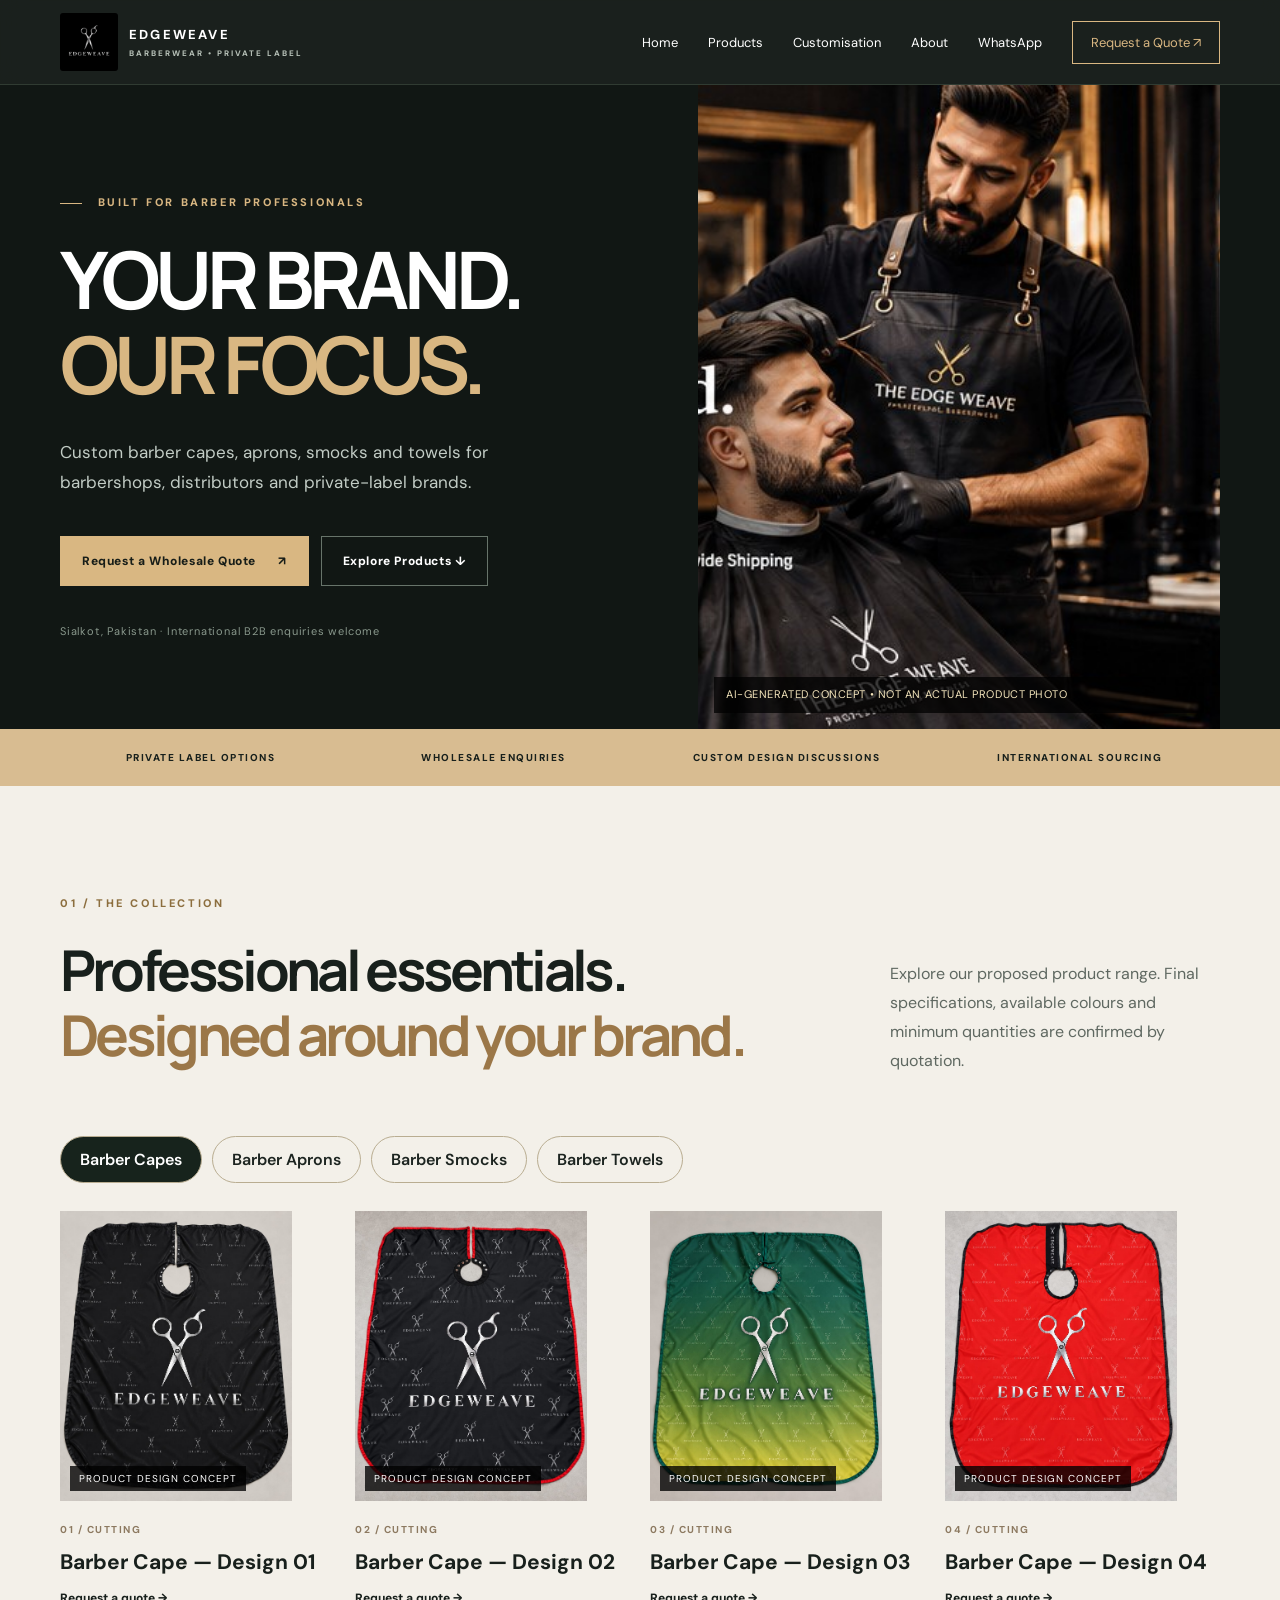
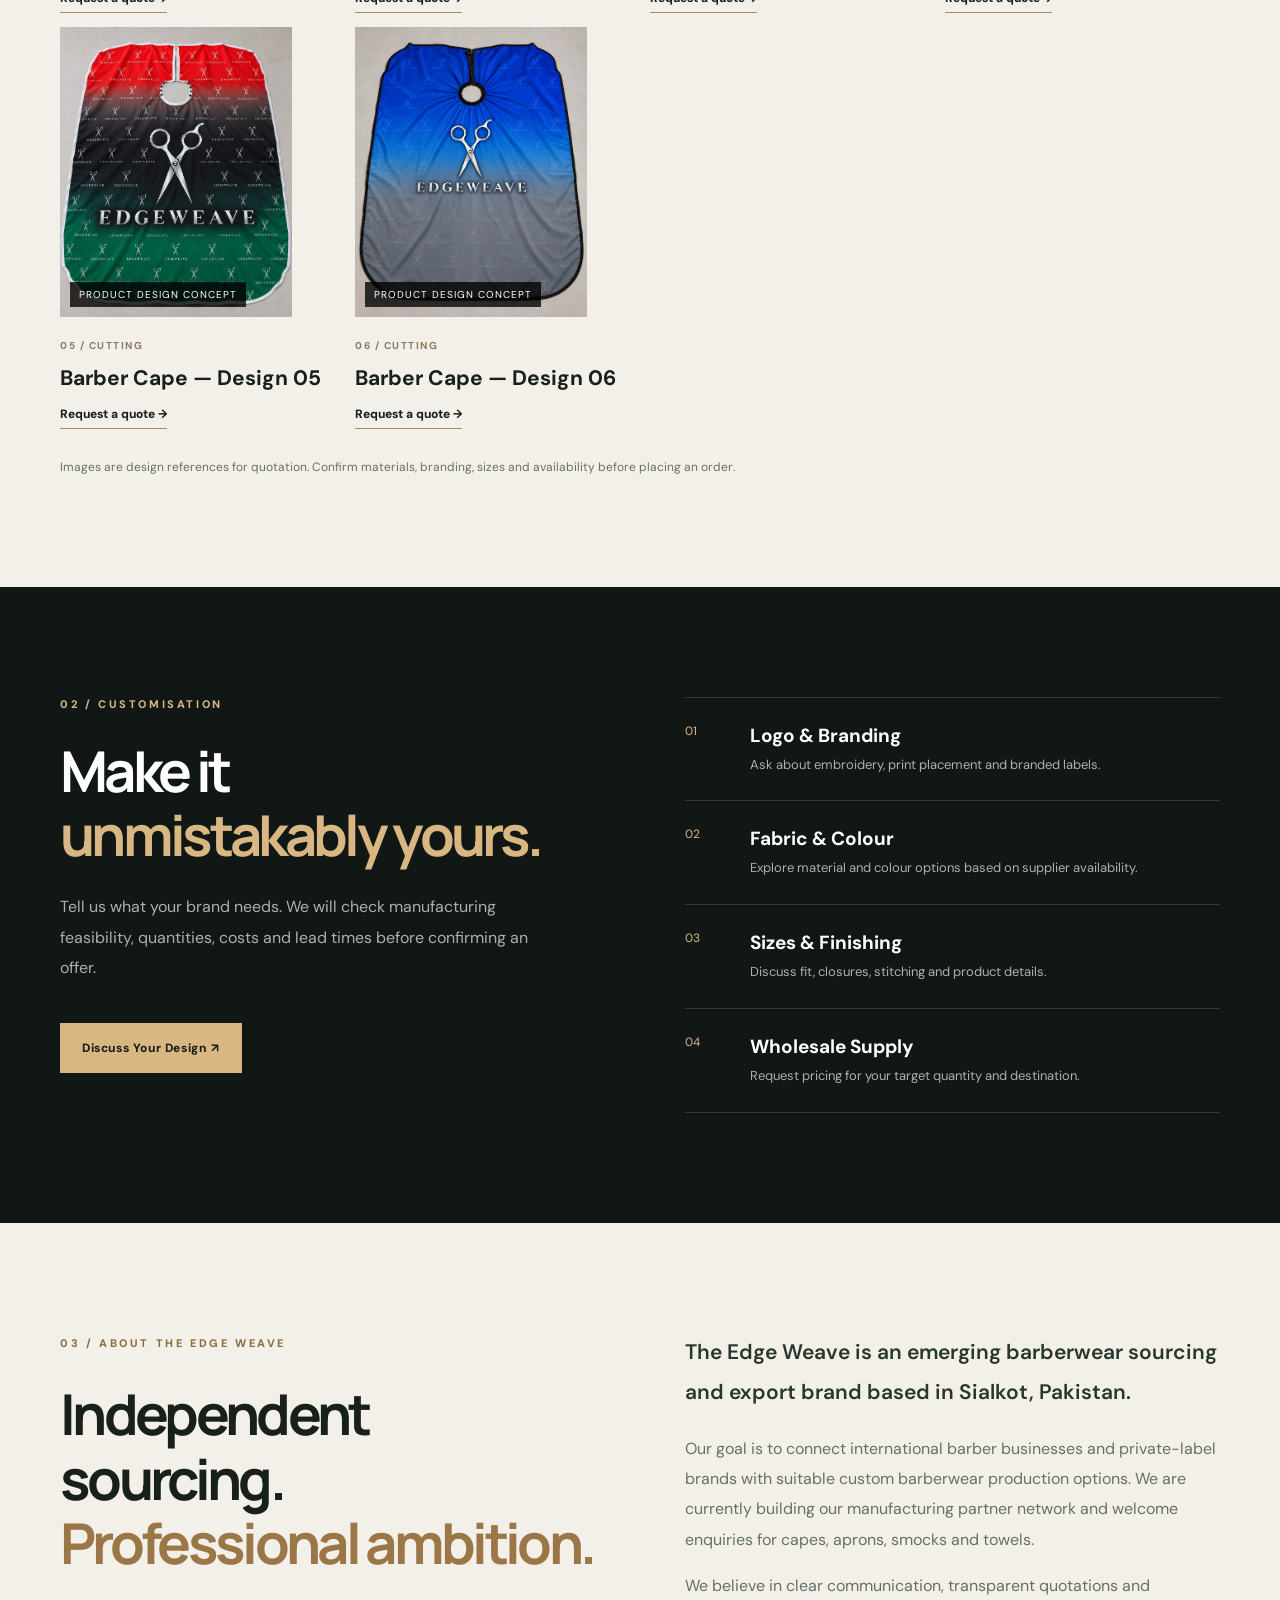
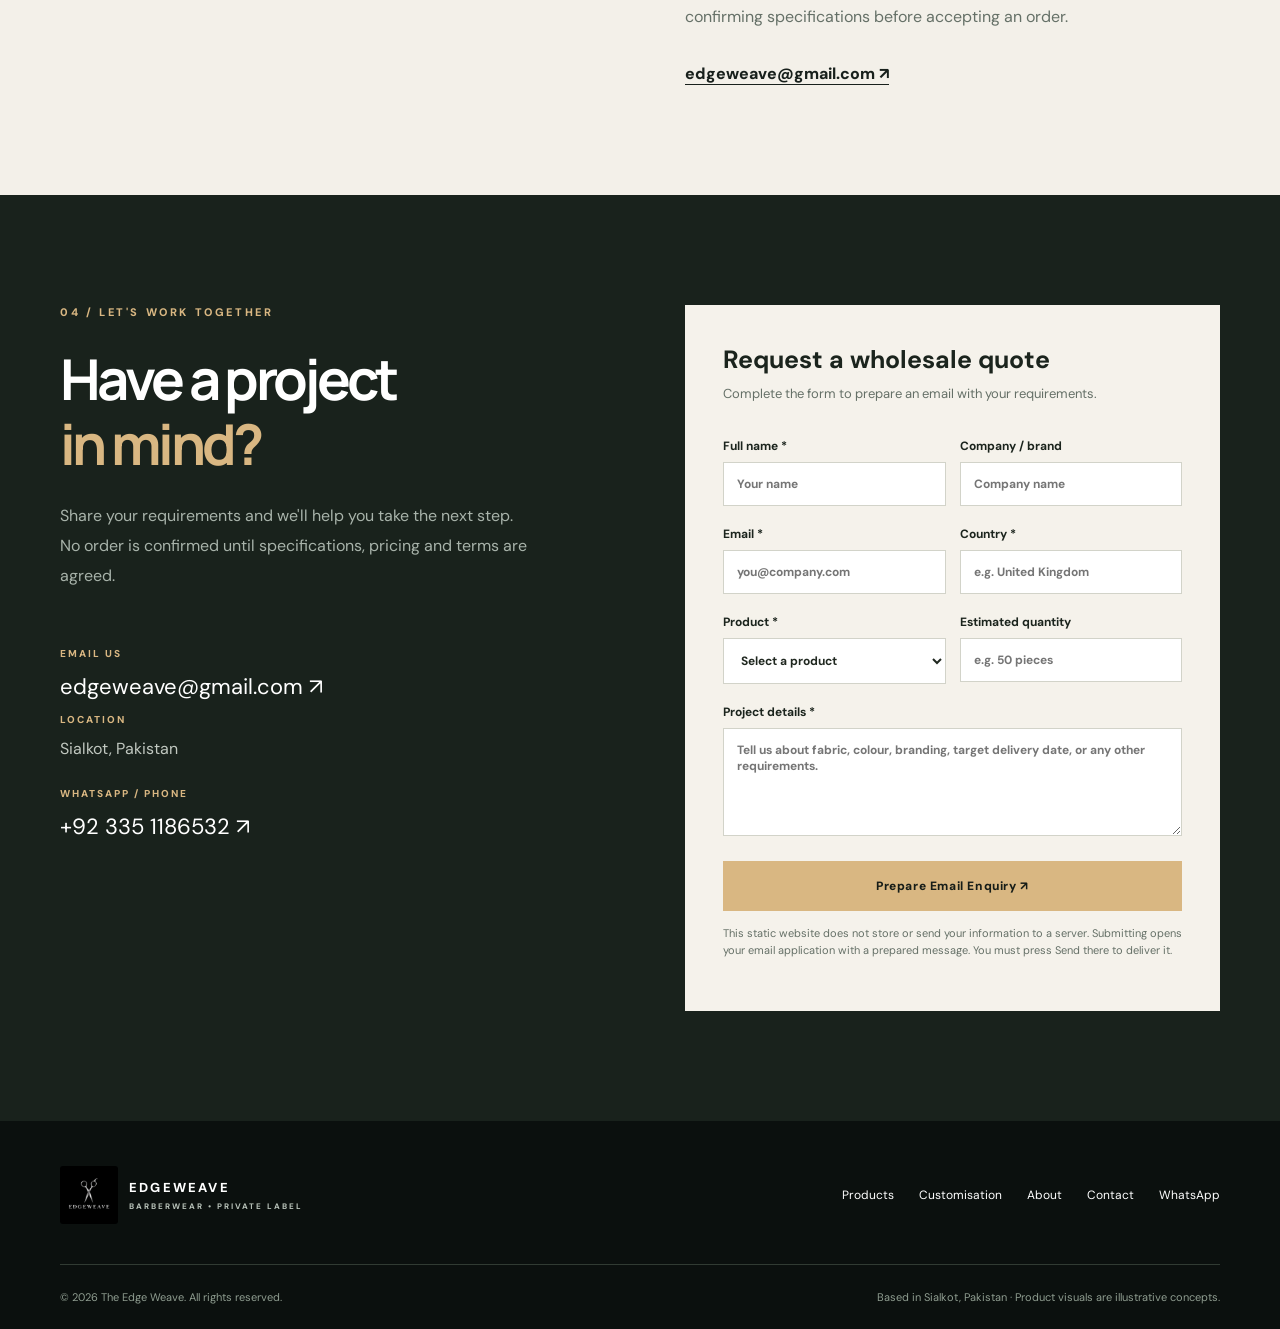
<file: index.html>
<!DOCTYPE html>

<html lang="en"><head><meta charset="utf-8"/><meta content="width=device-width, initial-scale=1" name="viewport"/><meta content="The Edge Weave — custom barberwear sourcing for barbershops, distributors and private-label brands. Request a wholesale quote." name="description"/><meta content="#111714" name="theme-color"/><title>The Edge Weave | Custom Barberwear &amp; Private Label Supply</title><link href="styles.css" rel="stylesheet"/><style>
.product-tabs{display:flex;gap:10px;flex-wrap:wrap;margin:24px 0 28px}.product-tab{border:1px solid #b9ad91;background:transparent;color:#1c2420;border-radius:999px;padding:12px 19px;cursor:pointer;font:inherit;font-weight:600}.product-tab.active,.product-tab:hover{background:#17231c;color:#fff}.product-entry[hidden]{display:none!important}.product-entry .product-visual img{width:100%;height:100%;object-fit:cover}.product-entry .product-visual{overflow:hidden;aspect-ratio:4/5}.product-entry h3{margin-top:10px}
</style></head>
<body><a class="skip" href="#main">Skip to content</a><header class="site-header"><div class="container nav"><a aria-label="The Edge Weave home" class="brand" href="#home"><img alt="Edgeweave silver scissors official logo" class="brand-logo" src="edgeweave-logo.jpg"/><span class="brand-name">EDGEWEAVE<small>BARBERWEAR • PRIVATE LABEL</small></span></a><button aria-controls="site-nav" aria-expanded="false" aria-label="Open navigation" class="menu-toggle" type="button"><span></span><span></span><span></span></button><nav aria-label="Main navigation" class="site-nav" id="site-nav"><a href="#home">Home</a><a href="#products">Products</a><a href="#customisation">Customisation</a><a href="#about">About</a><a href="https://wa.me/923351186532" rel="noopener noreferrer" target="_blank">WhatsApp</a><a class="nav-cta" href="#quote">Request a Quote ↗</a></nav></div></header>
<main id="main"><section class="hero" id="home"><div class="container hero-layout"><div class="hero-copy"><div class="eyebrow"><span class="line"></span> BUILT FOR BARBER PROFESSIONALS</div><h1>YOUR BRAND.<br/><em>OUR FOCUS.</em></h1><p class="hero-lead">Custom barber capes, aprons, smocks and towels for barbershops, distributors and private-label brands.</p><div class="hero-actions"><a class="btn btn-gold" href="#quote">Request a Wholesale Quote <span>↗</span></a><a class="btn btn-outline" href="#products">Explore Products ↓</a></div><p class="hero-note">Sialkot, Pakistan · International B2B enquiries welcome</p></div><div aria-label="Stylised conceptual barber cape silhouette" class="hero-art hero-photo" role="img"><img alt="AI-generated concept showing barberwear in a luxury barbershop" src="hero.jpg"/><div class="art-label">AI-GENERATED CONCEPT • NOT AN ACTUAL PRODUCT PHOTO</div></div></div></section>
<section aria-label="Capabilities" class="strip"><div class="container strip-grid"><span>PRIVATE LABEL OPTIONS</span><span>WHOLESALE ENQUIRIES</span><span>CUSTOM DESIGN DISCUSSIONS</span><span>INTERNATIONAL SOURCING</span></div></section>
<section class="section section-light" id="products"><div class="container"><div class="section-head"><div><p class="eyebrow dark">01 / THE COLLECTION</p><h2>Professional essentials.<br/><em>Designed around your brand.</em></h2></div><p>Explore our proposed product range. Final specifications, available colours and minimum quantities are confirmed by quotation.</p></div><div aria-label="Product categories" class="product-tabs" role="group"><button aria-pressed="true" class="product-tab active" data-category="cape" type="button">Barber Capes</button><button aria-pressed="false" class="product-tab" data-category="apron" type="button">Barber Aprons</button><button aria-pressed="false" class="product-tab" data-category="smock" type="button">Barber Smocks</button><button aria-pressed="false" class="product-tab" data-category="towel" type="button">Barber Towels</button></div><div class="products-grid"><article class="product-card product-entry" data-category="cape"><div class="product-visual cape-visual"><img alt="Barber Cape design 1" loading="lazy" src="cape1.jpeg"/><span class="concept-tag">PRODUCT DESIGN CONCEPT</span></div><div class="product-meta"><span>01 / CUTTING</span></div><h3>Barber Cape — Design 01</h3><a data-product="Barber Capes" href="#quote">Request a quote →</a></article><article class="product-card product-entry" data-category="cape"><div class="product-visual cape-visual"><img alt="Barber Cape design 2" loading="lazy" src="cape2.jpeg"/><span class="concept-tag">PRODUCT DESIGN CONCEPT</span></div><div class="product-meta"><span>02 / CUTTING</span></div><h3>Barber Cape — Design 02</h3><a data-product="Barber Capes" href="#quote">Request a quote →</a></article><article class="product-card product-entry" data-category="cape"><div class="product-visual cape-visual"><img alt="Barber Cape design 3" loading="lazy" src="cape3.jpeg"/><span class="concept-tag">PRODUCT DESIGN CONCEPT</span></div><div class="product-meta"><span>03 / CUTTING</span></div><h3>Barber Cape — Design 03</h3><a data-product="Barber Capes" href="#quote">Request a quote →</a></article><article class="product-card product-entry" data-category="cape"><div class="product-visual cape-visual"><img alt="Barber Cape design 4" loading="lazy" src="cape4.jpeg"/><span class="concept-tag">PRODUCT DESIGN CONCEPT</span></div><div class="product-meta"><span>04 / CUTTING</span></div><h3>Barber Cape — Design 04</h3><a data-product="Barber Capes" href="#quote">Request a quote →</a></article><article class="product-card product-entry" data-category="cape"><div class="product-visual cape-visual"><img alt="Barber Cape design 5" loading="lazy" src="cape5.jpeg"/><span class="concept-tag">PRODUCT DESIGN CONCEPT</span></div><div class="product-meta"><span>05 / CUTTING</span></div><h3>Barber Cape — Design 05</h3><a data-product="Barber Capes" href="#quote">Request a quote →</a></article><article class="product-card product-entry" data-category="cape"><div class="product-visual cape-visual"><img alt="Barber Cape design 6" loading="lazy" src="cape6.jpeg"/><span class="concept-tag">PRODUCT DESIGN CONCEPT</span></div><div class="product-meta"><span>06 / CUTTING</span></div><h3>Barber Cape — Design 06</h3><a data-product="Barber Capes" href="#quote">Request a quote →</a></article><article class="product-card product-entry" data-category="apron" hidden=""><div class="product-visual apron-visual"><img alt="Barber Apron design 1" loading="lazy" src="apron1.jpeg"/><span class="concept-tag">PRODUCT DESIGN CONCEPT</span></div><div class="product-meta"><span>01 / WORKWEAR</span></div><h3>Barber Apron — Design 01</h3><a data-product="Barber Aprons" href="#quote">Request a quote →</a></article><article class="product-card product-entry" data-category="apron" hidden=""><div class="product-visual apron-visual"><img alt="Barber Apron design 2" loading="lazy" src="apron2.jpeg"/><span class="concept-tag">PRODUCT DESIGN CONCEPT</span></div><div class="product-meta"><span>02 / WORKWEAR</span></div><h3>Barber Apron — Design 02</h3><a data-product="Barber Aprons" href="#quote">Request a quote →</a></article><article class="product-card product-entry" data-category="apron" hidden=""><div class="product-visual apron-visual"><img alt="Barber Apron design 3" loading="lazy" src="apron3.jpeg"/><span class="concept-tag">PRODUCT DESIGN CONCEPT</span></div><div class="product-meta"><span>03 / WORKWEAR</span></div><h3>Barber Apron — Design 03</h3><a data-product="Barber Aprons" href="#quote">Request a quote →</a></article><article class="product-card product-entry" data-category="apron" hidden=""><div class="product-visual apron-visual"><img alt="Barber Apron design 4" loading="lazy" src="apron4.jpeg"/><span class="concept-tag">PRODUCT DESIGN CONCEPT</span></div><div class="product-meta"><span>04 / WORKWEAR</span></div><h3>Barber Apron — Design 04</h3><a data-product="Barber Aprons" href="#quote">Request a quote →</a></article><article class="product-card product-entry" data-category="apron" hidden=""><div class="product-visual apron-visual"><img alt="Barber Apron design 5" loading="lazy" src="apron5.jpeg"/><span class="concept-tag">PRODUCT DESIGN CONCEPT</span></div><div class="product-meta"><span>05 / WORKWEAR</span></div><h3>Barber Apron — Design 05</h3><a data-product="Barber Aprons" href="#quote">Request a quote →</a></article><article class="product-card product-entry" data-category="apron" hidden=""><div class="product-visual apron-visual"><img alt="Barber Apron design 6" loading="lazy" src="apron6.jpeg"/><span class="concept-tag">PRODUCT DESIGN CONCEPT</span></div><div class="product-meta"><span>06 / WORKWEAR</span></div><h3>Barber Apron — Design 06</h3><a data-product="Barber Aprons" href="#quote">Request a quote →</a></article><article class="product-card product-entry" data-category="smock" hidden=""><div class="product-visual smock-visual"><img alt="Barber Smock design 1" loading="lazy" src="smock1.jpeg"/><span class="concept-tag">PRODUCT DESIGN CONCEPT</span></div><div class="product-meta"><span>01 / UNIFORMS</span></div><h3>Barber Smock — Design 01</h3><a data-product="Barber Smocks" href="#quote">Request a quote →</a></article><article class="product-card product-entry" data-category="smock" hidden=""><div class="product-visual smock-visual"><img alt="Barber Smock design 2" loading="lazy" src="smock2.jpeg"/><span class="concept-tag">PRODUCT DESIGN CONCEPT</span></div><div class="product-meta"><span>02 / UNIFORMS</span></div><h3>Barber Smock — Design 02</h3><a data-product="Barber Smocks" href="#quote">Request a quote →</a></article><article class="product-card product-entry" data-category="smock" hidden=""><div class="product-visual smock-visual"><img alt="Barber Smock design 3" loading="lazy" src="smock3.jpeg"/><span class="concept-tag">PRODUCT DESIGN CONCEPT</span></div><div class="product-meta"><span>03 / UNIFORMS</span></div><h3>Barber Smock — Design 03</h3><a data-product="Barber Smocks" href="#quote">Request a quote →</a></article><article class="product-card product-entry" data-category="smock" hidden=""><div class="product-visual smock-visual"><img alt="Barber Smock design 4" loading="lazy" src="smock4.jpeg"/><span class="concept-tag">PRODUCT DESIGN CONCEPT</span></div><div class="product-meta"><span>04 / UNIFORMS</span></div><h3>Barber Smock — Design 04</h3><a data-product="Barber Smocks" href="#quote">Request a quote →</a></article><article class="product-card product-entry" data-category="smock" hidden=""><div class="product-visual smock-visual"><img alt="Barber Smock design 5" loading="lazy" src="smock5.jpeg"/><span class="concept-tag">PRODUCT DESIGN CONCEPT</span></div><div class="product-meta"><span>05 / UNIFORMS</span></div><h3>Barber Smock — Design 05</h3><a data-product="Barber Smocks" href="#quote">Request a quote →</a></article><article class="product-card product-entry" data-category="smock" hidden=""><div class="product-visual smock-visual"><img alt="Barber Smock design 6" loading="lazy" src="smock6.jpeg"/><span class="concept-tag">PRODUCT DESIGN CONCEPT</span></div><div class="product-meta"><span>06 / UNIFORMS</span></div><h3>Barber Smock — Design 06</h3><a data-product="Barber Smocks" href="#quote">Request a quote →</a></article><article class="product-card product-entry" data-category="towel" hidden=""><div class="product-visual towel-visual"><img alt="Barber Towel design 1" loading="lazy" src="towel1.jpeg"/><span class="concept-tag">PRODUCT DESIGN CONCEPT</span></div><div class="product-meta"><span>01 / ACCESSORIES</span></div><h3>Barber Towel — Design 01</h3><a data-product="Barber Towels" href="#quote">Request a quote →</a></article><article class="product-card product-entry" data-category="towel" hidden=""><div class="product-visual towel-visual"><img alt="Barber Towel design 2" loading="lazy" src="towel2.jpeg"/><span class="concept-tag">PRODUCT DESIGN CONCEPT</span></div><div class="product-meta"><span>02 / ACCESSORIES</span></div><h3>Barber Towel — Design 02</h3><a data-product="Barber Towels" href="#quote">Request a quote →</a></article><article class="product-card product-entry" data-category="towel" hidden=""><div class="product-visual towel-visual"><img alt="Barber Towel design 3" loading="lazy" src="towel3.jpeg"/><span class="concept-tag">PRODUCT DESIGN CONCEPT</span></div><div class="product-meta"><span>03 / ACCESSORIES</span></div><h3>Barber Towel — Design 03</h3><a data-product="Barber Towels" href="#quote">Request a quote →</a></article><article class="product-card product-entry" data-category="towel" hidden=""><div class="product-visual towel-visual"><img alt="Barber Towel design 4" loading="lazy" src="towel4.jpeg"/><span class="concept-tag">PRODUCT DESIGN CONCEPT</span></div><div class="product-meta"><span>04 / ACCESSORIES</span></div><h3>Barber Towel — Design 04</h3><a data-product="Barber Towels" href="#quote">Request a quote →</a></article><article class="product-card product-entry" data-category="towel" hidden=""><div class="product-visual towel-visual"><img alt="Barber Towel design 5" loading="lazy" src="towel5.jpeg"/><span class="concept-tag">PRODUCT DESIGN CONCEPT</span></div><div class="product-meta"><span>05 / ACCESSORIES</span></div><h3>Barber Towel — Design 05</h3><a data-product="Barber Towels" href="#quote">Request a quote →</a></article><article class="product-card product-entry" data-category="towel" hidden=""><div class="product-visual towel-visual"><img alt="Barber Towel design 6" loading="lazy" src="towel6.jpeg"/><span class="concept-tag">PRODUCT DESIGN CONCEPT</span></div><div class="product-meta"><span>06 / ACCESSORIES</span></div><h3>Barber Towel — Design 06</h3><a data-product="Barber Towels" href="#quote">Request a quote →</a></article></div><p class="image-disclaimer">Images are design references for quotation. Confirm materials, branding, sizes and availability before placing an order.</p></div></section>
<section class="section section-dark" id="customisation"><div class="container custom-grid"><div><p class="eyebrow">02 / CUSTOMISATION</p><h2>Make it<br/><em>unmistakably yours.</em></h2><p class="muted">Tell us what your brand needs. We will check manufacturing feasibility, quantities, costs and lead times before confirming an offer.</p><a class="btn btn-gold" href="#quote">Discuss Your Design ↗</a></div><div class="features"><div class="feature"><span>01</span><div><h3>Logo &amp; Branding</h3><p>Ask about embroidery, print placement and branded labels.</p></div></div><div class="feature"><span>02</span><div><h3>Fabric &amp; Colour</h3><p>Explore material and colour options based on supplier availability.</p></div></div><div class="feature"><span>03</span><div><h3>Sizes &amp; Finishing</h3><p>Discuss fit, closures, stitching and product details.</p></div></div><div class="feature"><span>04</span><div><h3>Wholesale Supply</h3><p>Request pricing for your target quantity and destination.</p></div></div></div></div></section>
<section class="section section-light about" id="about"><div class="container about-grid"><div><p class="eyebrow dark">03 / ABOUT THE EDGE WEAVE</p><h2>Independent sourcing.<br/><em>Professional ambition.</em></h2></div><div><p class="about-lead">The Edge Weave is an emerging barberwear sourcing and export brand based in Sialkot, Pakistan.</p><p>Our goal is to connect international barber businesses and private-label brands with suitable custom barberwear production options. We are currently building our manufacturing partner network and welcome enquiries for capes, aprons, smocks and towels.</p><p>We believe in clear communication, transparent quotations and confirming specifications before accepting an order.</p><a class="text-link" href="mailto:edgeweave@gmail.com">edgeweave@gmail.com ↗</a></div></div></section>
<section class="section quote-section" id="quote"><div class="container quote-grid"><div><p class="eyebrow">04 / LET'S WORK TOGETHER</p><h2>Have a project<br/><em>in mind?</em></h2><p class="muted">Share your requirements and we'll help you take the next step. No order is confirmed until specifications, pricing and terms are agreed.</p><div class="contact-card"><span>EMAIL US</span><a href="mailto:edgeweave@gmail.com">edgeweave@gmail.com ↗</a><span>LOCATION</span><p>Sialkot, Pakistan</p><span>WHATSAPP / PHONE</span><a href="https://wa.me/923351186532" rel="noopener noreferrer" target="_blank">+92 335 1186532 ↗</a></div></div><form class="quote-form" id="quote-form"><h3>Request a wholesale quote</h3><p>Complete the form to prepare an email with your requirements.</p><div class="form-row"><label>Full name *<input autocomplete="name" maxlength="100" name="name" placeholder="Your name" required=""/></label><label>Company / brand<input autocomplete="organization" maxlength="120" name="company" placeholder="Company name"/></label></div><div class="form-row"><label>Email *<input autocomplete="email" maxlength="150" name="email" placeholder="you@company.com" required="" type="email"/></label><label>Country *<input autocomplete="country-name" maxlength="80" name="country" placeholder="e.g. United Kingdom" required=""/></label></div><div class="form-row"><label>Product *<select id="product-select" name="product" required=""><option value="">Select a product</option><option>Barber Capes</option><option>Barber Aprons</option><option>Barber Smocks</option><option>Barber Towels</option><option>Multiple Products</option><option>Other</option></select></label><label>Estimated quantity<input maxlength="60" name="quantity" placeholder="e.g. 50 pieces"/></label></div><label>Project details *<textarea maxlength="2000" name="details" placeholder="Tell us about fabric, colour, branding, target delivery date, or any other requirements." required="" rows="5"></textarea></label><button class="btn btn-gold submit" type="submit">Prepare Email Enquiry ↗</button><p class="form-note">This static website does not store or send your information to a server. Submitting opens your email application with a prepared message. You must press Send there to deliver it.</p><p aria-live="polite" id="form-status" role="status"></p></form></div></section></main>
<footer class="footer"><div class="container footer-top"><a class="brand" href="#home"><img alt="Edgeweave silver scissors official logo" class="brand-logo" src="edgeweave-logo.jpg"/><span class="brand-name">EDGEWEAVE<small>BARBERWEAR • PRIVATE LABEL</small></span></a><div><a href="#products">Products</a><a href="#customisation">Customisation</a><a href="#about">About</a><a href="#quote">Contact</a><a href="https://wa.me/923351186532" rel="noopener noreferrer" target="_blank">WhatsApp</a></div></div><div class="container footer-bottom"><span>© <span id="year"></span> The Edge Weave. All rights reserved.</span><span>Based in Sialkot, Pakistan · Product visuals are illustrative concepts.</span></div></footer><script defer="" src="script.js"></script><script>
document.addEventListener('DOMContentLoaded',()=>{const tabs=document.querySelectorAll('.product-tab');const cards=document.querySelectorAll('.product-entry');tabs.forEach(tab=>tab.addEventListener('click',()=>{const category=tab.dataset.category;tabs.forEach(t=>{const on=t===tab;t.classList.toggle('active',on);t.setAttribute('aria-pressed',String(on));});cards.forEach(card=>{card.hidden=card.dataset.category!==category;});}));});
</script></body></html>
</file>
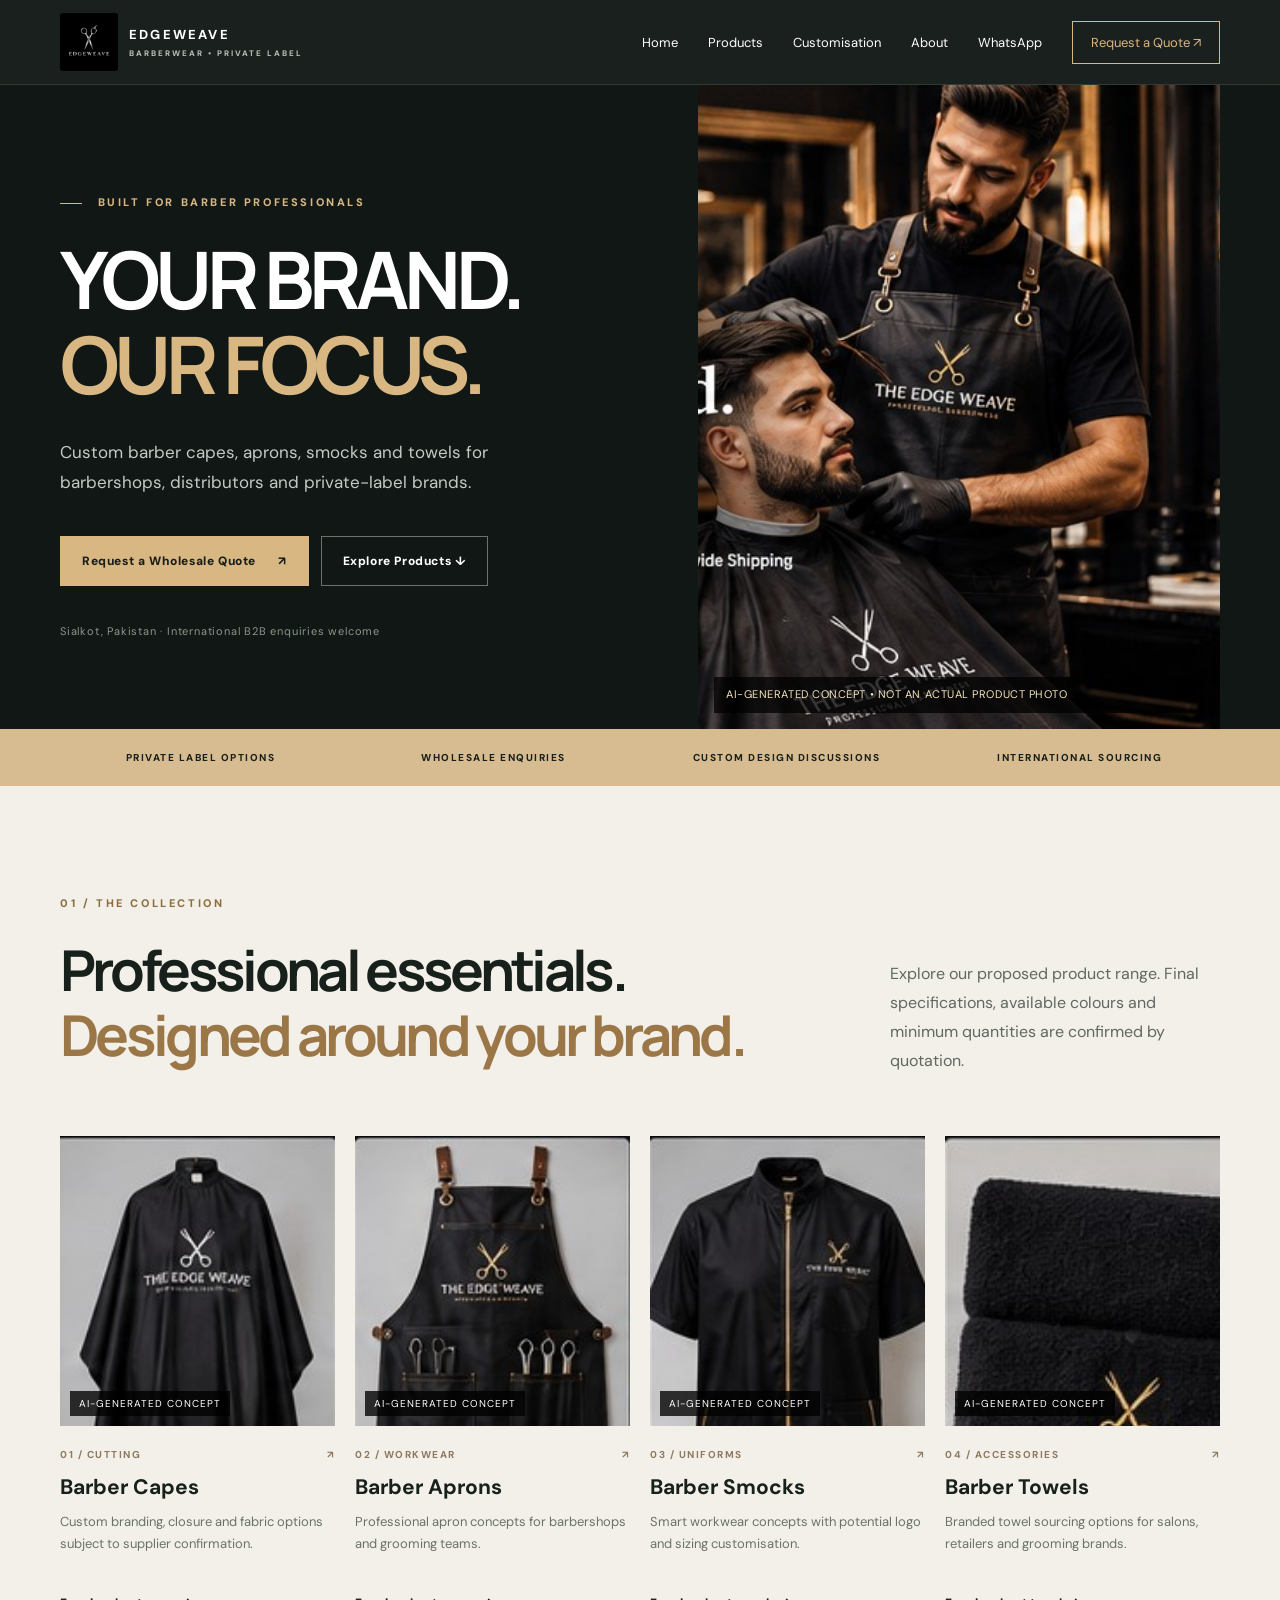
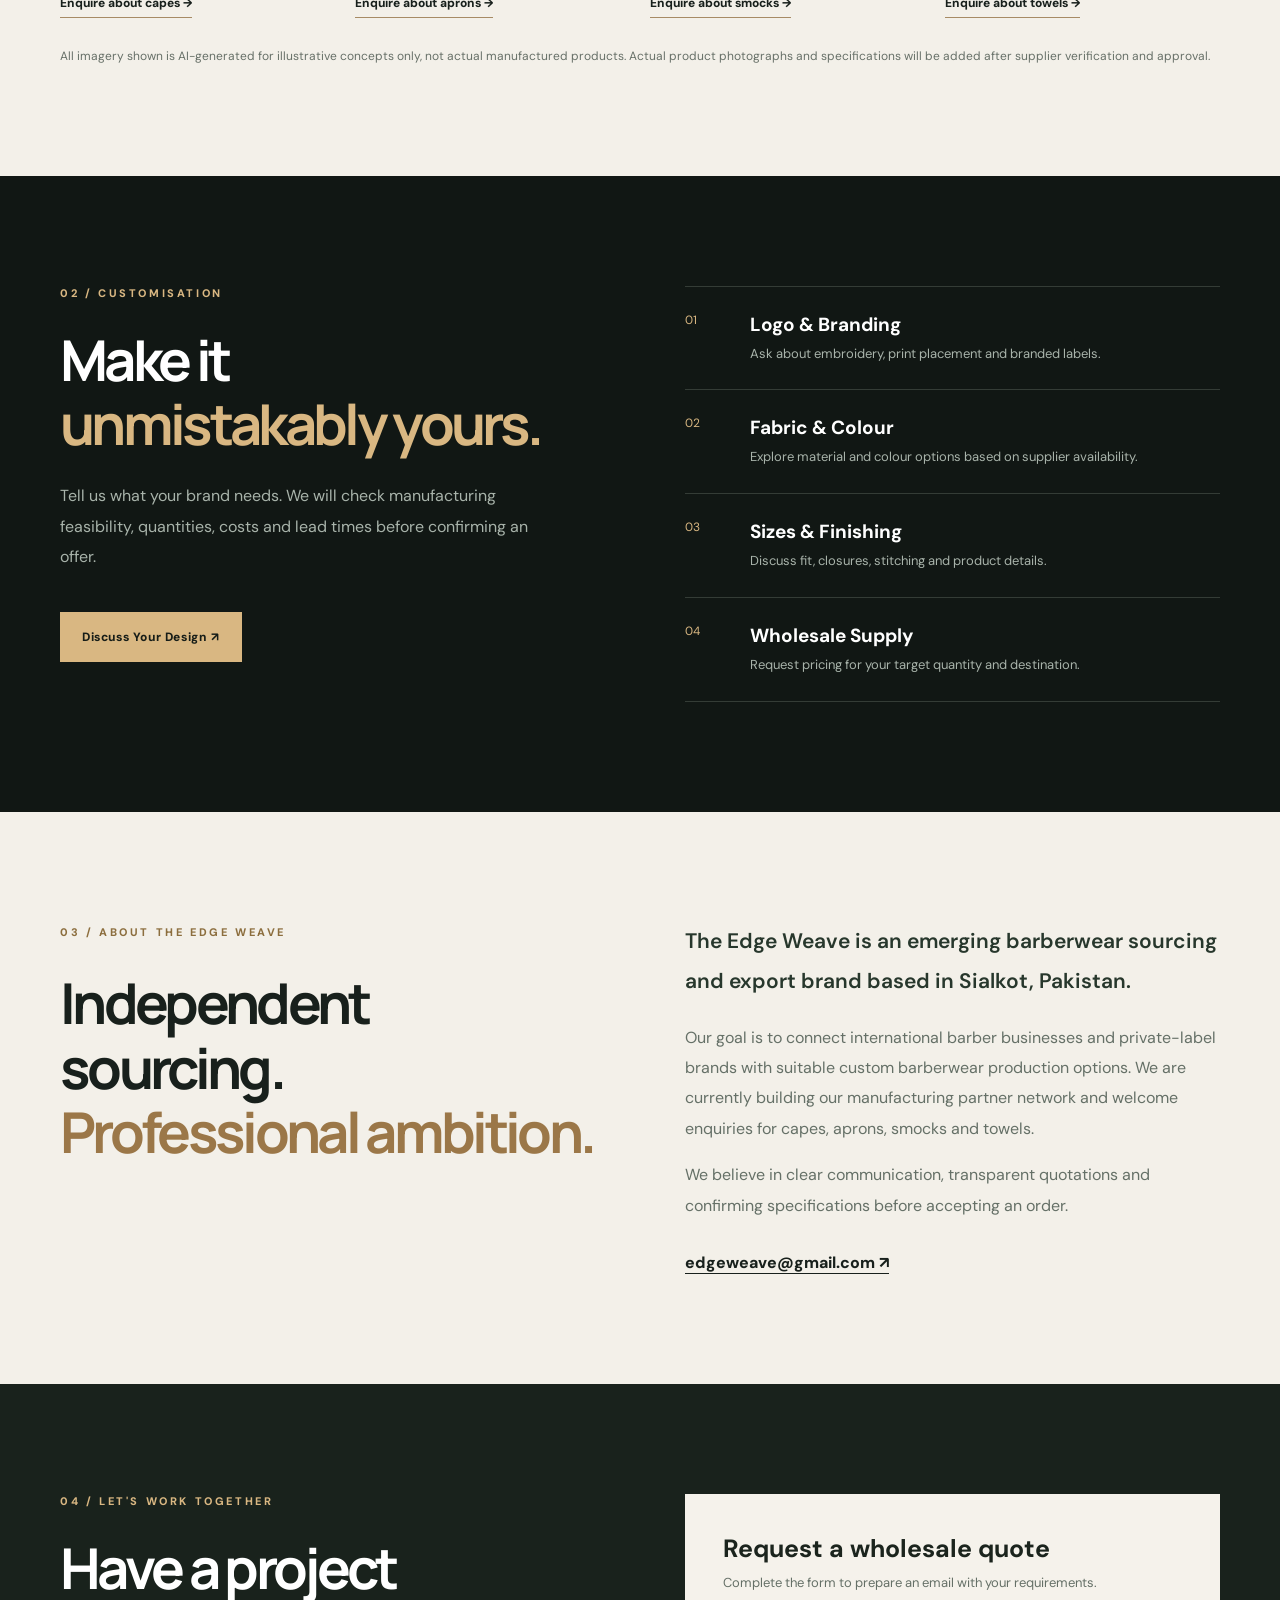
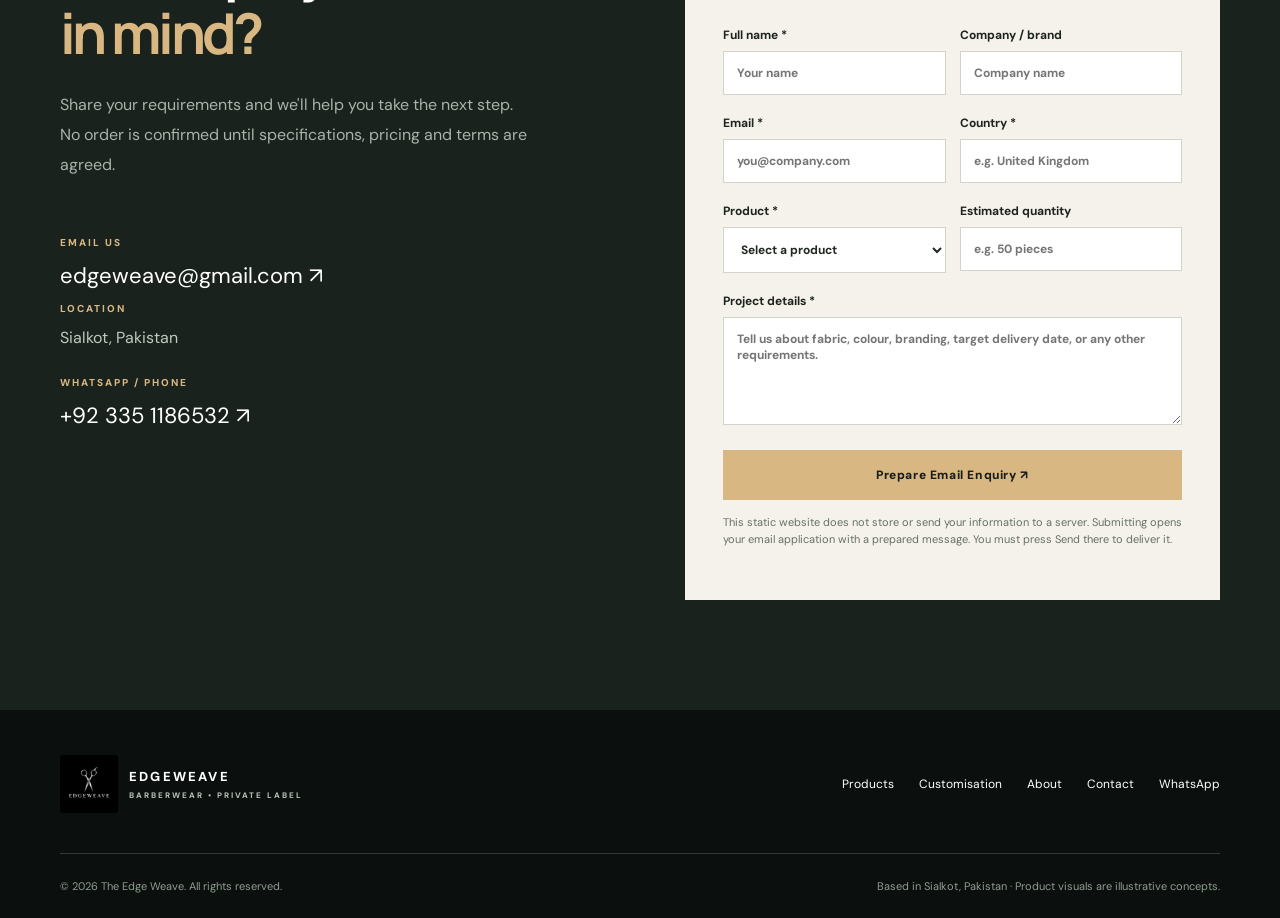
<file: index (3).html>
<!DOCTYPE html>

<html lang="en"><head><meta charset="utf-8"/><meta content="width=device-width, initial-scale=1" name="viewport"/><meta content="The Edge Weave — custom barberwear sourcing for barbershops, distributors and private-label brands. Request a wholesale quote." name="description"/><meta content="#111714" name="theme-color"/><title>The Edge Weave | Custom Barberwear &amp; Private Label Supply</title><link href="styles.css" rel="stylesheet"/></head>
<body><a class="skip" href="#main">Skip to content</a><header class="site-header"><div class="container nav"><a aria-label="The Edge Weave home" class="brand" href="#home"><img class="brand-logo" src="edgeweave-logo.jpg" alt="Edgeweave silver scissors official logo"/><span class="brand-name">EDGEWEAVE<small>BARBERWEAR • PRIVATE LABEL</small></span></a><button aria-controls="site-nav" aria-expanded="false" aria-label="Open navigation" class="menu-toggle" type="button"><span></span><span></span><span></span></button><nav aria-label="Main navigation" class="site-nav" id="site-nav"><a href="#home">Home</a><a href="#products">Products</a><a href="#customisation">Customisation</a><a href="#about">About</a><a href="https://wa.me/923351186532" rel="noopener noreferrer" target="_blank">WhatsApp</a><a class="nav-cta" href="#quote">Request a Quote ↗</a></nav></div></header>
<main id="main"><section class="hero" id="home"><div class="container hero-layout"><div class="hero-copy"><div class="eyebrow"><span class="line"></span> BUILT FOR BARBER PROFESSIONALS</div><h1>YOUR BRAND.<br/><em>OUR FOCUS.</em></h1><p class="hero-lead">Custom barber capes, aprons, smocks and towels for barbershops, distributors and private-label brands.</p><div class="hero-actions"><a class="btn btn-gold" href="#quote">Request a Wholesale Quote <span>↗</span></a><a class="btn btn-outline" href="#products">Explore Products ↓</a></div><p class="hero-note">Sialkot, Pakistan · International B2B enquiries welcome</p></div><div aria-label="Stylised conceptual barber cape silhouette" class="hero-art hero-photo" role="img"><img alt="AI-generated concept showing barberwear in a luxury barbershop" src="hero.jpg"/><div class="art-label">AI-GENERATED CONCEPT • NOT AN ACTUAL PRODUCT PHOTO</div></div></div></section>
<section aria-label="Capabilities" class="strip"><div class="container strip-grid"><span>PRIVATE LABEL OPTIONS</span><span>WHOLESALE ENQUIRIES</span><span>CUSTOM DESIGN DISCUSSIONS</span><span>INTERNATIONAL SOURCING</span></div></section>
<section class="section section-light" id="products"><div class="container"><div class="section-head"><div><p class="eyebrow dark">01 / THE COLLECTION</p><h2>Professional essentials.<br/><em>Designed around your brand.</em></h2></div><p>Explore our proposed product range. Final specifications, available colours and minimum quantities are confirmed by quotation.</p></div><div class="products-grid"><article class="product-card"><div class="product-visual cape-visual"><img alt="AI-generated illustrative product concept" src="cape.jpg"/><span class="concept-tag">AI-GENERATED CONCEPT</span></div><div class="product-meta"><span>01 / CUTTING</span><span>↗</span></div><h3>Barber Capes</h3><p>Custom branding, closure and fabric options subject to supplier confirmation.</p><a data-product="Barber Capes" href="#quote">Enquire about capes →</a></article><article class="product-card"><div class="product-visual apron-visual"><img alt="AI-generated illustrative product concept" src="apron.jpg"/><span class="concept-tag">AI-GENERATED CONCEPT</span></div><div class="product-meta"><span>02 / WORKWEAR</span><span>↗</span></div><h3>Barber Aprons</h3><p>Professional apron concepts for barbershops and grooming teams.</p><a data-product="Barber Aprons" href="#quote">Enquire about aprons →</a></article><article class="product-card"><div class="product-visual smock-visual"><img alt="AI-generated illustrative product concept" src="smock.jpg"/><span class="concept-tag">AI-GENERATED CONCEPT</span></div><div class="product-meta"><span>03 / UNIFORMS</span><span>↗</span></div><h3>Barber Smocks</h3><p>Smart workwear concepts with potential logo and sizing customisation.</p><a data-product="Barber Smocks" href="#quote">Enquire about smocks →</a></article><article class="product-card"><div class="product-visual towel-visual"><img alt="AI-generated illustrative product concept" src="towel.jpg"/><span class="concept-tag">AI-GENERATED CONCEPT</span></div><div class="product-meta"><span>04 / ACCESSORIES</span><span>↗</span></div><h3>Barber Towels</h3><p>Branded towel sourcing options for salons, retailers and grooming brands.</p><a data-product="Barber Towels" href="#quote">Enquire about towels →</a></article></div><p class="image-disclaimer">All imagery shown is AI-generated for illustrative concepts only, not actual manufactured products. Actual product photographs and specifications will be added after supplier verification and approval.</p></div></section>
<section class="section section-dark" id="customisation"><div class="container custom-grid"><div><p class="eyebrow">02 / CUSTOMISATION</p><h2>Make it<br/><em>unmistakably yours.</em></h2><p class="muted">Tell us what your brand needs. We will check manufacturing feasibility, quantities, costs and lead times before confirming an offer.</p><a class="btn btn-gold" href="#quote">Discuss Your Design ↗</a></div><div class="features"><div class="feature"><span>01</span><div><h3>Logo &amp; Branding</h3><p>Ask about embroidery, print placement and branded labels.</p></div></div><div class="feature"><span>02</span><div><h3>Fabric &amp; Colour</h3><p>Explore material and colour options based on supplier availability.</p></div></div><div class="feature"><span>03</span><div><h3>Sizes &amp; Finishing</h3><p>Discuss fit, closures, stitching and product details.</p></div></div><div class="feature"><span>04</span><div><h3>Wholesale Supply</h3><p>Request pricing for your target quantity and destination.</p></div></div></div></div></section>
<section class="section section-light about" id="about"><div class="container about-grid"><div><p class="eyebrow dark">03 / ABOUT THE EDGE WEAVE</p><h2>Independent sourcing.<br/><em>Professional ambition.</em></h2></div><div><p class="about-lead">The Edge Weave is an emerging barberwear sourcing and export brand based in Sialkot, Pakistan.</p><p>Our goal is to connect international barber businesses and private-label brands with suitable custom barberwear production options. We are currently building our manufacturing partner network and welcome enquiries for capes, aprons, smocks and towels.</p><p>We believe in clear communication, transparent quotations and confirming specifications before accepting an order.</p><a class="text-link" href="mailto:edgeweave@gmail.com">edgeweave@gmail.com ↗</a></div></div></section>
<section class="section quote-section" id="quote"><div class="container quote-grid"><div><p class="eyebrow">04 / LET'S WORK TOGETHER</p><h2>Have a project<br/><em>in mind?</em></h2><p class="muted">Share your requirements and we'll help you take the next step. No order is confirmed until specifications, pricing and terms are agreed.</p><div class="contact-card"><span>EMAIL US</span><a href="mailto:edgeweave@gmail.com">edgeweave@gmail.com ↗</a><span>LOCATION</span><p>Sialkot, Pakistan</p><span>WHATSAPP / PHONE</span><a href="https://wa.me/923351186532" rel="noopener noreferrer" target="_blank">+92 335 1186532 ↗</a></div></div><form class="quote-form" id="quote-form"><h3>Request a wholesale quote</h3><p>Complete the form to prepare an email with your requirements.</p><div class="form-row"><label>Full name *<input autocomplete="name" maxlength="100" name="name" placeholder="Your name" required=""/></label><label>Company / brand<input autocomplete="organization" maxlength="120" name="company" placeholder="Company name"/></label></div><div class="form-row"><label>Email *<input autocomplete="email" maxlength="150" name="email" placeholder="you@company.com" required="" type="email"/></label><label>Country *<input autocomplete="country-name" maxlength="80" name="country" placeholder="e.g. United Kingdom" required=""/></label></div><div class="form-row"><label>Product *<select id="product-select" name="product" required=""><option value="">Select a product</option><option>Barber Capes</option><option>Barber Aprons</option><option>Barber Smocks</option><option>Barber Towels</option><option>Multiple Products</option><option>Other</option></select></label><label>Estimated quantity<input maxlength="60" name="quantity" placeholder="e.g. 50 pieces"/></label></div><label>Project details *<textarea maxlength="2000" name="details" placeholder="Tell us about fabric, colour, branding, target delivery date, or any other requirements." required="" rows="5"></textarea></label><button class="btn btn-gold submit" type="submit">Prepare Email Enquiry ↗</button><p class="form-note">This static website does not store or send your information to a server. Submitting opens your email application with a prepared message. You must press Send there to deliver it.</p><p aria-live="polite" id="form-status" role="status"></p></form></div></section></main>
<footer class="footer"><div class="container footer-top"><a class="brand" href="#home"><img class="brand-logo" src="edgeweave-logo.jpg" alt="Edgeweave silver scissors official logo"/><span class="brand-name">EDGEWEAVE<small>BARBERWEAR • PRIVATE LABEL</small></span></a><div><a href="#products">Products</a><a href="#customisation">Customisation</a><a href="#about">About</a><a href="#quote">Contact</a><a href="https://wa.me/923351186532" rel="noopener noreferrer" target="_blank">WhatsApp</a></div></div><div class="container footer-bottom"><span>© <span id="year"></span> The Edge Weave. All rights reserved.</span><span>Based in Sialkot, Pakistan · Product visuals are illustrative concepts.</span></div></footer><script defer="" src="script.js"></script></body></html>
</file>
<file: styles.css>
@import url('https://fonts.googleapis.com/css2?family=DM+Sans:wght@400;500;600;700&family=Manrope:wght@400;500;600;700;800&display=swap');
:root{--dark:#111714;--deep:#0b100e;--gold:#d9b782;--paper:#f3f0e9;--ink:#18201c;--muted:#aeb7b0;--line:#343c36}*{box-sizing:border-box}html{scroll-behavior:smooth;scroll-padding-top:90px}body{margin:0;font-family:'DM Sans',Arial,sans-serif;color:var(--ink);background:var(--paper)}a{color:inherit;text-decoration:none}button,input,textarea,select{font:inherit}button{cursor:pointer}.container{width:min(1160px,calc(100% - 44px));margin:auto}.skip{position:absolute;left:-999px;top:0;background:#fff;padding:12px;z-index:99}.skip:focus{left:10px}.site-header{position:sticky;top:0;z-index:20;background:#111714f5;border-bottom:1px solid #303b32;color:white;backdrop-filter:blur(12px)}.nav{min-height:84px;display:flex;align-items:center;justify-content:space-between;gap:25px}.brand{display:inline-flex;align-items:center;gap:13px}.brand-mark{font-family:Manrope,sans-serif;font-weight:800;font-size:26px;letter-spacing:-3px;border:1px solid #5b685b;padding:8px 13px 8px 9px}.brand-dot{color:var(--gold)}.brand-name{font-size:13px;letter-spacing:2.2px;font-weight:800}.brand-name small{display:block;font-size:8px;letter-spacing:2px;color:#b7c1b8;margin-top:5px}.site-nav{display:flex;align-items:center;gap:30px;font-size:13px}.site-nav a:not(.nav-cta):hover,.text-link:hover{color:var(--gold)}.nav-cta{border:1px solid var(--gold);padding:12px 18px;color:var(--gold)}.menu-toggle{display:none}.hero{background:var(--dark);color:#fff;overflow:hidden}.hero-layout{min-height:620px;display:grid;grid-template-columns:1.1fr .9fr;align-items:stretch}.hero-copy{padding:110px 0 80px;position:relative;z-index:2}.eyebrow{font-size:11px;font-weight:800;letter-spacing:2.6px;color:var(--gold);margin:0 0 28px}.eyebrow.dark{color:#8c6e3e}.line{display:inline-block;width:22px;border-top:1px solid currentColor;vertical-align:middle;margin-right:10px}h1,h2,h3,p{margin-top:0}h1,h2{font-family:Manrope,Arial,sans-serif;letter-spacing:-.065em}h1{font-size:clamp(54px,6.2vw,91px);line-height:1.07;margin-bottom:30px}h1 em,h2 em{font-style:normal;color:var(--gold)}.hero-lead{max-width:490px;color:#c2ccc5;font-size:17px;line-height:1.8}.hero-actions{display:flex;flex-wrap:wrap;gap:12px;margin:38px 0}.btn{display:inline-flex;align-items:center;justify-content:center;gap:22px;border:1px solid transparent;padding:16px 21px;font-size:12px;letter-spacing:.6px;font-weight:800;transition:transform .2s,background .2s}.btn:hover{transform:translateY(-2px)}.btn-gold{background:var(--gold);color:#171d18}.btn-outline{border-color:#67746a;color:white}.hero-note{font-size:11px;color:#89988c;letter-spacing:.8px}.hero-art{position:relative;min-height:520px;background:radial-gradient(ellipse at 45% 45%,#3b4940 0,#1c2721 44%,#111714 75%);overflow:hidden}.art-glow{position:absolute;inset:14% 11%;border:1px solid #54635350;border-radius:50%}.cape-hanger{position:absolute;top:13%;left:50%;height:52px;width:3px;background:#b7b5a7;transform:translateX(-50%)}.cape-neck{position:absolute;top:22%;left:calc(50% - 43px);width:86px;height:35px;border-radius:50%;background:#090d0c;border:5px solid #5d675d;z-index:3}.cape-body{position:absolute;top:25%;left:50%;transform:translateX(-50%);height:65%;width:75%;background:linear-gradient(115deg,#0c0e0d,#29342c 45%,#080b09 80%);clip-path:polygon(33% 0,67% 0,100% 96%,92% 100%,8% 100%,0 96%);box-shadow:inset 0 0 60px #000}.cape-body span{position:absolute;top:43%;left:50%;transform:translate(-50%,-50%);text-align:center;font-size:clamp(17px,2vw,27px);font-weight:800;letter-spacing:3px;line-height:1.25;color:#cbb58e}.art-label{position:absolute;bottom:25px;left:25px;color:#c7d0c7;font-size:9px;letter-spacing:1.3px;line-height:1.6}.art-side{position:absolute;right:18px;top:50%;writing-mode:vertical-rl;font-size:10px;letter-spacing:3px;color:#88998b}.strip{background:#d8bc91}.strip-grid{display:grid;grid-template-columns:repeat(4,1fr);gap:12px;padding:22px 0;text-align:center;font-size:10px;font-weight:800;letter-spacing:1.5px}.section{padding:110px 0}.section-light{background:var(--paper)}.section-dark{background:var(--dark);color:#fff}.section-head{display:flex;align-items:end;justify-content:space-between;gap:50px;margin-bottom:44px}.section-head>p{max-width:330px;color:#5f6861;line-height:1.8}h2{font-size:clamp(35px,4.4vw,60px);line-height:1.15;margin-bottom:24px}.section-light h2 em{color:#9b7748}.products-grid{display:grid;grid-template-columns:repeat(4,minmax(0,1fr));gap:20px}.product-card{min-width:0}.product-visual{height:290px;position:relative;overflow:hidden;display:grid;place-items:center}.cape-visual{background:linear-gradient(145deg,#394a40,#101c17)}.apron-visual{background:linear-gradient(135deg,#a69c8a,#5d594e)}.smock-visual{background:linear-gradient(145deg,#636c66,#28332c)}.towel-visual{background:linear-gradient(145deg,#c4b5a0,#807563)}.mini-cape{height:220px;width:170px;background:linear-gradient(115deg,#070909,#313b34 55%,#090c0a);clip-path:polygon(36% 0,64% 0,100% 100%,0 100%);border-radius:12px}.apron-strap{position:absolute;top:36px;width:90px;height:100px;border:9px solid #1b201d;border-radius:50%}.apron-shape{position:relative;margin-top:60px;width:150px;height:190px;background:linear-gradient(115deg,#1d2520,#424b40);clip-path:polygon(15% 0,85% 0,100% 100%,0 100%);display:grid;place-items:center;color:#d9b782;font-weight:800;letter-spacing:2px}.smock-shape{width:180px;height:230px;background:linear-gradient(110deg,#1a2320,#424c45);clip-path:polygon(18% 0,35% 0,50% 12%,65% 0,82% 0,100% 32%,85% 45%,85% 100%,15% 100%,15% 45%,0 32%);display:grid;place-items:center;color:#d9b782;font-size:19px;font-weight:800}.towel-stack{position:relative;width:170px;height:170px}.towel-stack i{position:absolute;width:165px;height:58px;left:0;border-radius:6px;box-shadow:0 10px 18px #0003;background:linear-gradient(120deg,#e9e0d1,#9f9789)}.towel-stack i:nth-child(1){top:18px;transform:rotate(-8deg)}.towel-stack i:nth-child(2){top:68px;transform:rotate(5deg);background:linear-gradient(120deg,#303a32,#111a15)}.towel-stack i:nth-child(3){top:118px;transform:rotate(-4deg)}.concept-tag{position:absolute;bottom:12px;left:12px;background:#111714e6;color:#fff;font-size:8px;letter-spacing:1px;padding:8px}.product-meta{display:flex;justify-content:space-between;margin:22px 0 12px;font-size:10px;letter-spacing:1.5px;color:#8c7960;font-weight:700}.product-card h3{font-size:21px;margin-bottom:10px}.product-card p{font-size:13px;color:#69736a;line-height:1.7;min-height:67px}.product-card>a{font-size:12px;font-weight:800;border-bottom:1px solid #a78b65;padding-bottom:6px}.image-disclaimer{font-size:12px;color:#677068;line-height:1.6;margin:35px 0 0}.custom-grid,.about-grid,.quote-grid{display:grid;grid-template-columns:1fr 1fr;gap:90px}.muted{color:#a8b3aa;line-height:1.9;max-width:470px}.features{border-top:1px solid var(--line)}.feature{display:grid;grid-template-columns:45px 1fr;gap:20px;border-bottom:1px solid var(--line);padding:25px 0}.feature>span{color:var(--gold);font-size:12px}.feature h3{font-size:19px;margin-bottom:7px}.feature p{font-size:13px;color:#a8b3aa;line-height:1.6;margin:0}.custom-grid .btn{margin-top:24px}.about-grid p{line-height:1.9;color:#657067}.about-grid .about-lead{font-size:21px;color:#27372c;font-weight:600}.text-link{display:inline-block;margin-top:15px;font-weight:800;border-bottom:1px solid}.quote-section{background:#19221c;color:#fff}.contact-card{display:grid;gap:12px;margin-top:55px}.contact-card span{font-size:10px;letter-spacing:2px;color:var(--gold);font-weight:800}.contact-card a{font-size:22px}.contact-card p{color:#c1c8c0}.quote-form{background:#f5f2eb;color:#1b241d;padding:38px}.quote-form h3{font-size:25px;margin-bottom:8px}.quote-form>p{font-size:13px;color:#657067;line-height:1.6}.form-row{display:grid;grid-template-columns:1fr 1fr;gap:14px}.quote-form label{display:block;font-size:12px;font-weight:700;margin-top:20px}.quote-form input,.quote-form select,.quote-form textarea{display:block;width:100%;border:1px solid #d2d3c9;background:#fff;padding:13px;margin-top:8px;border-radius:0;color:#202820;outline-offset:3px}.quote-form textarea{resize:vertical}.quote-form .submit{width:100%;margin-top:25px}.quote-form .form-note{font-size:11px;line-height:1.6;margin-top:14px}.footer{background:var(--deep);color:#fff;padding:45px 0 25px}.footer-top,.footer-bottom{display:flex;justify-content:space-between;align-items:center;gap:20px}.footer-top>div{display:flex;gap:25px;font-size:12px}.footer-bottom{border-top:1px solid #313b33;padding-top:25px;margin-top:40px;color:#8f9d90;font-size:11px}.menu-toggle{background:none;border:0;color:#fff}a:focus-visible,button:focus-visible,input:focus-visible,select:focus-visible,textarea:focus-visible{outline:3px solid #e0b778;outline-offset:3px}@media(max-width:900px){.site-nav{gap:16px}.products-grid{grid-template-columns:repeat(2,1fr)}.custom-grid,.about-grid,.quote-grid{gap:35px}.hero-layout{grid-template-columns:1fr .8fr}.hero-copy{padding-top:85px}.section{padding:75px 0}}@media(max-width:680px){.container{width:min(100% - 32px,520px)}.nav{min-height:70px}.brand-name{font-size:11px}.brand-name small{font-size:7px}.brand-mark{font-size:21px}.menu-toggle{display:flex;flex-direction:column;gap:5px;padding:10px}.menu-toggle span{width:22px;height:2px;background:white}.site-nav{display:none;position:absolute;top:70px;left:0;right:0;padding:18px 22px 24px;background:#111714;flex-direction:column;align-items:stretch;border-bottom:1px solid #39443a}.site-nav.open{display:flex}.site-nav a{padding:10px}.hero-layout{grid-template-columns:1fr}.hero-copy{padding:72px 0 35px}.hero-art{min-height:380px}.hero h1{font-size:clamp(46px,12vw,68px)}.strip-grid{grid-template-columns:1fr 1fr;gap:20px}.section{padding:65px 0}.section-head{display:block}.section-head>p{max-width:none}.products-grid{gap:24px 14px}.product-visual{height:220px}.mini-cape{height:165px;width:120px}.apron-shape{width:110px;height:145px}.apron-strap{top:25px}.smock-shape{width:135px;height:175px}.towel-stack{transform:scale(.8)}.product-card h3{font-size:17px}.product-card p{min-height:0}.custom-grid,.about-grid,.quote-grid{grid-template-columns:1fr;gap:30px}.quote-form{padding:24px}.footer-top,.footer-bottom{align-items:flex-start;flex-direction:column}.footer-top>div{flex-wrap:wrap}.form-row{grid-template-columns:1fr;gap:0}}@media(max-width:370px){.products-grid{grid-template-columns:1fr}.product-visual{height:290px}.hero-actions{align-items:stretch;flex-direction:column}.btn{width:100%}}@media(prefers-reduced-motion:reduce){html{scroll-behavior:auto}.btn{transition:none}}

/* Product concept photography */
.hero-photo{position:relative;overflow:hidden;min-height:440px;background:#171b18}
.hero-photo>img{width:100%;height:100%;position:absolute;inset:0;object-fit:cover;object-position:center}
.hero-photo .art-label{position:absolute;bottom:16px;left:16px;right:16px;z-index:2;background:rgba(0,0,0,.75);padding:9px 12px;color:#f3e4bb;font-size:11px;letter-spacing:.05em}
.product-visual{overflow:hidden;position:relative}
.product-visual>img{width:100%;height:100%;object-fit:cover;display:block}
.product-visual .concept-tag{position:absolute;bottom:10px;left:10px;z-index:2;background:rgba(0,0,0,.78);padding:6px 9px;color:#fff;font-size:10px}

/* Official Edgeweave brand logo */
.brand-logo{width:58px;height:58px;object-fit:cover;object-position:center;flex-shrink:0;border-radius:3px}
.brand{display:inline-flex;align-items:center;gap:11px}
@media(max-width:680px){.brand-logo{width:45px;height:45px}.brand-name{font-size:12px}}
</file>
